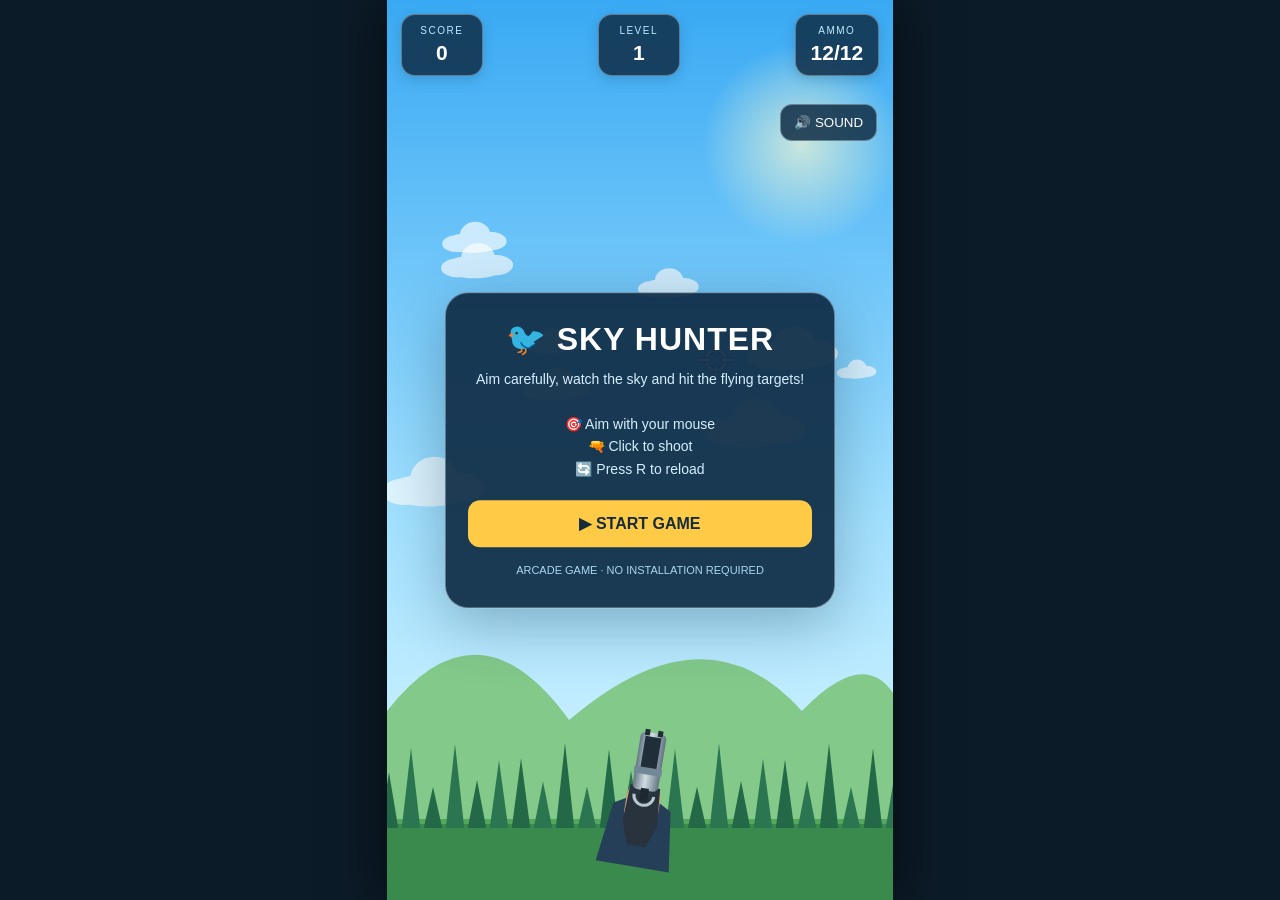
<file: index.html>
<!DOCTYPE html>
<html lang="en">
<head>
<meta charset="UTF-8">
<meta name="viewport" content="width=device-width, initial-scale=1.0, maximum-scale=1.0, user-scalable=no, viewport-fit=cover">
<title>Sky Hunter - Bird Shooting</title>
<style>
*{box-sizing:border-box;margin:0;padding:0}
html,body{height:100%}
body{font-family:Arial,sans-serif;background:#0c1b28;overflow:hidden;user-select:none;display:flex;align-items:center;justify-content:center}
#stage{position:relative;width:min(100vw,100dvh*9/16);height:min(100dvh,100vw*16/9);overflow:hidden;background:#78d6ff;box-shadow:0 0 50px #000a}
canvas{display:block;width:100%;height:100%;cursor:crosshair;touch-action:none}
#hud{position:absolute;top:14px;left:14px;right:14px;display:flex;justify-content:space-between;gap:8px;pointer-events:none;color:white}
.stat{background:#102d46d9;padding:10px 15px;border:1px solid #ffffff50;border-radius:14px;box-shadow:0 4px 12px #16415c35;min-width:82px;text-align:center}
.stat small{display:block;font-size:10px;letter-spacing:1.5px;color:#bceaff;margin-bottom:5px}
.stat strong{font-size:21px}
#rightHud{display:flex;gap:8px}
#sound{position:absolute;top:104px;right:16px;background:#102d46d9;color:white;border:1px solid #ffffff55;padding:10px 13px;border-radius:12px;cursor:pointer}
#message{position:absolute;top:50%;left:50%;transform:translate(-50%,-50%);width:min(90%,390px);padding:27px 22px;text-align:center;color:white;background:#102d46ed;border:1px solid #ffffff55;border-radius:23px;box-shadow:0 15px 60px #12344b55}
#message h1{font-size:32px;margin-bottom:10px;letter-spacing:1px}
#message p{color:#d6efff;line-height:1.6;font-size:14px;margin-bottom:20px}
#mainBtn{border:0;background:#ffca45;color:#172c3b;font-size:16px;font-weight:800;padding:14px 25px;border-radius:12px;cursor:pointer;width:100%}
#message .hint{font-size:11px;color:#a9d8f0;margin-top:15px;margin-bottom:0}
#fire{position:absolute;right:22px;bottom:25px;width:90px;height:90px;border-radius:50%;border:4px solid #ffffffa0;background:#ff6549;color:white;font-size:15px;font-weight:900;box-shadow:0 6px 0 #b8392a,0 8px 20px #123a4c50;display:none;touch-action:manipulation}
#reload{position:absolute;left:18px;bottom:25px;border:1px solid #ffffff70;border-radius:12px;padding:12px 15px;background:#102d46d9;color:white;display:none}
#toast{position:absolute;top:145px;left:50%;transform:translateX(-50%);color:white;font-size:23px;font-weight:900;text-shadow:0 2px 5px #17344c;pointer-events:none}
@media(max-width:520px){.stat{padding:8px 9px;min-width:66px}.stat strong{font-size:17px}.stat small{font-size:9px}#hud{top:10px;left:8px;right:8px;gap:5px}#rightHud{gap:5px}#sound{top:91px;right:9px}#message h1{font-size:27px}}
@media(pointer:coarse){#fire{display:block}#reload{display:block}}
</style>
</head>
<body>
<div id="stage">
<canvas id="game"></canvas>

<div id="hud">
  <div class="stat"><small>SCORE</small><strong id="score">0</strong></div>
  <div class="stat"><small>LEVEL</small><strong id="level">1</strong></div>
  <div id="rightHud">
    <div class="stat"><small>AMMO</small><strong id="ammo">12/12</strong></div>
  </div>
</div>
<button id="sound">🔊 SOUND</button>
<div id="toast"></div>

<div id="message">
  <h1 id="title">🐦 SKY HUNTER</h1>
  <p id="description">Aim carefully, watch the sky and hit the flying targets!<br><br>🎯 Aim with your mouse<br>🔫 Click to shoot<br>🔄 Press R to reload</p>
  <button id="mainBtn">▶ START GAME</button>
  <p class="hint">ARCADE GAME · NO INSTALLATION REQUIRED</p>
</div>

<button id="fire">FIRE!</button>
<button id="reload">↻ RELOAD (R)</button>
</div>

<script>
(() => {
const canvas=document.getElementById("game");
const ctx=canvas.getContext("2d");
const stage=document.getElementById("stage");
const $=id=>document.getElementById(id);

let W=stage.clientWidth||innerWidth,H=stage.clientHeight||innerHeight,dpr=1;
let running=false,paused=false,score=0,level=1,ammo=12;
let birds=[],bullets=[],clouds=[],particles=[];
let last=0,spawnClock=0,shotCooldown=0,reloadClock=0;
let soundOn=true,audio=null,toastTimer=0;
let aim={x:W*.65,y:H*.4};
let pointerDown=false;
const MAX_AMMO=12;

function resize(){
  W=stage.clientWidth||innerWidth;H=stage.clientHeight||innerHeight;dpr=Math.min(devicePixelRatio||1,2);
  canvas.width=Math.round(W*dpr);canvas.height=Math.round(H*dpr);
  ctx.setTransform(dpr,0,0,dpr,0,0);
  if(!clouds.length){
    for(let i=0;i<9;i++)clouds.push({
      x:Math.random()*W,y:Math.random()*H*.55,
      s:.45+Math.random()*1.0,v:5+Math.random()*10
    });
  }
}
addEventListener("resize",resize);resize();

function rand(a,b){return a+Math.random()*(b-a)}
function clamp(v,a,b){return Math.max(a,Math.min(b,v))}

function beep(freq=500,duration=.07,type="square",volume=.045){
  if(!soundOn)return;
  try{
    audio=audio||new(window.AudioContext||window.webkitAudioContext)();
    if(audio.state==="suspended")audio.resume();
    const osc=audio.createOscillator(),gain=audio.createGain();
    osc.type=type;osc.frequency.value=freq;
    gain.gain.setValueAtTime(volume,audio.currentTime);
    gain.gain.exponentialRampToValueAtTime(.001,audio.currentTime+duration);
    osc.connect(gain);gain.connect(audio.destination);
    osc.start();osc.stop(audio.currentTime+duration);
  }catch(e){}
}

function makeBird(){
  const fromLeft=Math.random()<.5;
  const size=rand(18,27);
  birds.push({
    x:fromLeft?-size*2:W+size*2,
    y:rand(H*.17,H*.61),
    size,
    speed:rand(65,105)+level*5,
    dir:fromLeft?1:-1,
    phase:rand(0,Math.PI*2),
    flap:rand(5,8),
    color:["#263b4a","#374b58","#4c5860","#6a5143"][Math.floor(Math.random()*4)],
    bob:rand(0,Math.PI*2)
  });
}

function startGame(){
  score=0;level=1;ammo=MAX_AMMO;
  birds=[];bullets=[];particles=[];
  spawnClock=.3;shotCooldown=0;reloadClock=0;
  running=true;paused=false;
  $("message").style.display="none";
  updateHud();
  last=performance.now();
}
function endGame(){
  running=false;paused=false;
  $("title").textContent="🎯 GAME OVER";
  $("description").innerHTML=`Final score: <b>${score}</b><br>Level reached: <b>${level}</b><br><br>Ready for another round?`;
  $("mainBtn").textContent="↻ PLAY AGAIN";
  $("message").style.display="block";
}
function updateHud(){
  $("score").textContent=score;
  $("level").textContent=level;
  $("ammo").textContent=reloadClock>0?"...":`${ammo}/${MAX_AMMO}`;
}
function showToast(text){
  $("toast").textContent=text;toastTimer=1;
}
function reload(){
  if(!running||paused||reloadClock>0||ammo===MAX_AMMO)return;
  reloadClock=1.05;beep(300,.08,"triangle");
  $("ammo").textContent="...";
}
$("mainBtn").addEventListener("click",startGame);
$("reload").addEventListener("click",reload);
$("sound").addEventListener("click",()=>{
  soundOn=!soundOn;$("sound").textContent=soundOn?"🔊 SOUND":"🔇 MUTED";
});

function getPointer(e){
  const r=canvas.getBoundingClientRect();
  aim.x=clamp(e.clientX-r.left,0,W);
  aim.y=clamp(e.clientY-r.top,0,H);
}
canvas.addEventListener("pointermove",e=>getPointer(e));
canvas.addEventListener("pointerdown",e=>{
  getPointer(e);
  if(e.pointerType==="touch"){pointerDown=true;e.preventDefault();return}
  shoot();
});
canvas.addEventListener("pointerup",()=>pointerDown=false);
$("fire").addEventListener("pointerdown",e=>{
  e.preventDefault();shoot();
});
addEventListener("keydown",e=>{
  if(e.key.toLowerCase()==="r")reload();
  if(e.key===" "){e.preventDefault();shoot()}
  if(e.key==="Escape"&&running){
    paused=!paused;
    if(paused){
      $("title").textContent="⏸ PAUSED";
      $("description").textContent="Take a breath, hunter. Your birds are waiting!";
      $("mainBtn").textContent="▶ RESUME";
      $("message").style.display="block";
    }else $("message").style.display="none";
  }
});
$("mainBtn").addEventListener("click",()=>{
  // The main button starts a new round; the pause screen is resumed below.
});
function shoot(){
  if(!running||paused||reloadClock>0||shotCooldown>0)return;
  if(ammo<=0){showToast("RELOAD!");beep(170,.1);return}
  ammo--;shotCooldown=.22;
  const startX=W*.5,startY=H*.86;
  const dx=aim.x-startX,dy=aim.y-startY;
  const len=Math.hypot(dx,dy)||1;
  bullets.push({
    x:startX,y:startY,
    tx:aim.x,ty:aim.y,
    x0:startX,y0:startY,
    t:0,duration:clamp(len/1800,.07,.24)
  });
  particles.push({x:startX,y:startY-25,vx:rand(-20,20),vy:-rand(25,75),life:.14,max:.14,color:"#ffe59a",size:rand(5,10)});
  beep(100,.075,"sawtooth",.035);
  updateHud();
}

function drawSky(){
  const g=ctx.createLinearGradient(0,0,0,H);
  g.addColorStop(0,"#39a9f3");g.addColorStop(.58,"#a3e2ff");g.addColorStop(1,"#e0f7ff");
  ctx.fillStyle=g;ctx.fillRect(0,0,W,H);
  const sun=ctx.createRadialGradient(W*.82,H*.16,3,W*.82,H*.16,100);
  sun.addColorStop(0,"#fffbd0aa");sun.addColorStop(1,"#fffbd000");
  ctx.fillStyle=sun;ctx.fillRect(W*.82-100,H*.16-100,200,200);
}
function drawCloud(c){
  ctx.save();ctx.translate(c.x,c.y);ctx.scale(c.s,c.s);
  ctx.fillStyle="#ffffffa8";
  ctx.beginPath();ctx.ellipse(0,0,32,12,0,0,Math.PI*2);
  ctx.ellipse(-18,1,17,10,0,0,Math.PI*2);
  ctx.ellipse(4,-9,18,16,0,0,Math.PI*2);
  ctx.ellipse(21,-2,20,11,0,0,Math.PI*2);
  ctx.fill();ctx.restore();
}
function drawLandscape(){
  // distant hills
  ctx.fillStyle="#83c98a";
  ctx.beginPath();ctx.moveTo(0,H*.79);
  ctx.quadraticCurveTo(W*.18,H*.66,W*.36,H*.8);
  ctx.quadraticCurveTo(W*.63,H*.67,W*.82,H*.79);
  ctx.quadraticCurveTo(W*.94,H*.72,W,H*.77);
  ctx.lineTo(W,H);ctx.lineTo(0,H);ctx.fill();
  // grass
  ctx.fillStyle="#398a4c";ctx.fillRect(0,H*.91,W,H*.09);
  ctx.fillStyle="#55a85b";ctx.fillRect(0,H*.91,W,5);
  // stylized tree line
  const spacing=clamp(W/24,22,42);
  for(let x=-20;x<W+spacing;x+=spacing){
    const h=H*(.045+((Math.sin(x*12.4)+1)*.025));
    ctx.fillStyle=(Math.floor(x/spacing)%2===0)?"#236947":"#2b7650";
    ctx.beginPath();ctx.moveTo(x,H*.92-h);
    ctx.lineTo(x-spacing*.42,H*.92);
    ctx.lineTo(x+spacing*.42,H*.92);ctx.fill();
  }
}
function drawBird(b){
  ctx.save();ctx.translate(b.x,b.y+Math.sin(b.bob)*3);
  if(b.dir<0)ctx.scale(-1,1);
  const flap=Math.sin(b.phase)*b.flap;
  ctx.fillStyle=b.color;
  // body and head
  ctx.beginPath();ctx.ellipse(0,0,b.size*.55,b.size*.24,-.1,0,Math.PI*2);ctx.fill();
  ctx.beginPath();ctx.arc(b.size*.43,-b.size*.1,b.size*.2,0,Math.PI*2);ctx.fill();
  // beak
  ctx.fillStyle="#e6a64a";ctx.beginPath();
  ctx.moveTo(b.size*.58,-b.size*.1);ctx.lineTo(b.size*.88,-b.size*.02);ctx.lineTo(b.size*.59,b.size*.02);ctx.fill();
  // wings flap
  ctx.fillStyle=b.color;
  ctx.beginPath();ctx.moveTo(-b.size*.1,0);
  ctx.quadraticCurveTo(-b.size*.4,-b.size*(.2+flap*.045),-b.size*.75,-b.size*(.25+flap*.09));
  ctx.quadraticCurveTo(-b.size*.58,b.size*.02,-b.size*.1,b.size*.1);ctx.fill();
  ctx.beginPath();ctx.moveTo(-b.size*.25,0);
  ctx.quadraticCurveTo(-b.size*.45,b.size*(.18+flap*.035),-b.size*.68,b.size*(.28+flap*.06));
  ctx.quadraticCurveTo(-b.size*.48,b.size*.08,-b.size*.1,b.size*.08);ctx.fill();
  ctx.fillStyle="white";ctx.beginPath();ctx.arc(b.size*.48,-b.size*.14,2.2,0,Math.PI*2);ctx.fill();
  ctx.fillStyle="#142c3b";ctx.beginPath();ctx.arc(b.size*.5,-b.size*.14,1,0,Math.PI*2);ctx.fill();
  ctx.restore();
}
function drawGun(){
  const gx=W*.5,gy=H*.91;
  ctx.save();ctx.translate(gx,gy);
  const angle=Math.atan2(aim.y-gy,aim.x-gx);
  ctx.rotate(angle+Math.PI/2);
  // arm sleeves
  ctx.fillStyle="#263f59";
  ctx.beginPath();ctx.moveTo(-37,48);ctx.lineTo(-29,-12);ctx.lineTo(-9,-23);ctx.lineTo(9,-23);ctx.lineTo(29,-12);ctx.lineTo(37,48);ctx.closePath();ctx.fill();
  // hand
  ctx.fillStyle="#d9a17a";
  ctx.beginPath();ctx.roundRect(-17,-32,34,35,9);ctx.fill();
  // pistol grip
  ctx.fillStyle="#28333e";
  ctx.beginPath();ctx.moveTo(-15,-33);ctx.lineTo(15,-33);ctx.lineTo(18,5);ctx.lineTo(10,27);ctx.lineTo(-9,27);ctx.lineTo(-17,4);ctx.closePath();ctx.fill();
  // barrel
  const metal=ctx.createLinearGradient(-15,0,15,0);
  metal.addColorStop(0,"#526574");metal.addColorStop(.45,"#d1dce3");metal.addColorStop(1,"#536574");
  ctx.fillStyle=metal;
  ctx.beginPath();ctx.roundRect(-13,-87,26,58,5);ctx.fill();
  ctx.fillStyle="#202e39";ctx.fillRect(-8,-83,16,37);
  ctx.fillStyle="#728797";ctx.fillRect(-14,-52,28,7);
  // trigger guard
  ctx.strokeStyle="#b9c7d0";ctx.lineWidth=3;
  ctx.beginPath();ctx.arc(0,-24,10,0,Math.PI);ctx.stroke();
  ctx.fillStyle="#1d2831";ctx.fillRect(-4,-31,8,13);
  // sights
  ctx.fillStyle="#202b34";ctx.fillRect(-9,-90,5,6);ctx.fillRect(4,-90,5,6);
  ctx.restore();
}
function drawCrosshair(){
  const x=aim.x,y=aim.y;
  ctx.save();ctx.strokeStyle="#ffffff";ctx.lineWidth=2;
  ctx.shadowColor="#142f43";ctx.shadowBlur=4;
  ctx.beginPath();ctx.arc(x,y,10,0,Math.PI*2);ctx.stroke();
  ctx.beginPath();ctx.moveTo(x-17,y);ctx.lineTo(x-6,y);
  ctx.moveTo(x+6,y);ctx.lineTo(x+17,y);
  ctx.moveTo(x,y-17);ctx.lineTo(x,y-6);
  ctx.moveTo(x,y+6);ctx.lineTo(x,y+17);ctx.stroke();
  ctx.restore();
}
function drawBullets(){
  for(const b of bullets){
    const t=clamp(b.t/b.duration,0,1);
    const x=b.x0+(b.tx-b.x0)*t,y=b.y0+(b.ty-b.y0)*t;
    ctx.strokeStyle="#fff4a0";ctx.lineWidth=3;
    ctx.beginPath();ctx.moveTo(x,y);ctx.lineTo(x-(b.tx-b.x0)*.025,y-(b.ty-b.y0)*.025);ctx.stroke();
  }
}
function drawParticles(){
  for(const p of particles){
    ctx.globalAlpha=clamp(p.life/p.max,0,1);
    ctx.fillStyle=p.color;ctx.beginPath();ctx.arc(p.x,p.y,p.size,0,Math.PI*2);ctx.fill();
  }
  ctx.globalAlpha=1;
}
function update(dt){
  clouds.forEach(c=>{
    c.x+=c.v*dt;
    if(c.x>W+100)c.x=-100;
  });
  shotCooldown=Math.max(0,shotCooldown-dt);
  if(reloadClock>0){
    reloadClock-=dt;
    if(reloadClock<=0){reloadClock=0;ammo=MAX_AMMO;showToast("RELOADED!");beep(650,.08,"triangle");updateHud()}
  }
  if(!running||paused)return;
  spawnClock-=dt;
  if(spawnClock<=0){
    makeBird();
    spawnClock=rand(1.15,1.8)-Math.min(level*.045,.4);
  }
  birds.forEach(b=>{
    b.x+=b.speed*b.dir*dt;
    b.phase+=dt*7;b.bob+=dt*2.5;
  });
  birds=birds.filter(b=>b.x>-100&&b.x<W+100);
  bullets.forEach(b=>b.t+=dt);
  for(let i=bullets.length-1;i>=0;i--){
    const b=bullets[i];
    if(b.t>=b.duration){
      // Check only near the selected aim point, with a forgiving hit radius.
      let hitIndex=-1,best=Infinity;
      for(let j=0;j<birds.length;j++){
        const bird=birds[j];
        const d=Math.hypot(b.tx-bird.x,b.ty-bird.y);
        const radius=bird.size*.85+5;
        if(d<radius&&d<best){best=d;hitIndex=j}
      }
      if(hitIndex>=0){
        const bird=birds[hitIndex];
        for(let k=0;k<12;k++)particles.push({
          x:bird.x,y:bird.y,vx:rand(-90,90),vy:rand(-100,70),
          life:rand(.25,.55),max:.55,color:["#ffe49a","#ffffff","#ffc46b"][k%3],size:rand(2,5)
        });
        birds.splice(hitIndex,1);
        score+=10;level=Math.floor(score/100)+1;
        showToast("+10 HIT!");
        beep(750,.12,"triangle");
        updateHud();
      }
      bullets.splice(i,1);
    }
  }
  particles.forEach(p=>{
    p.x+=p.vx*dt;p.y+=p.vy*dt;p.vy+=120*dt;p.life-=dt;
  });
  particles=particles.filter(p=>p.life>0);
  if(toastTimer>0){toastTimer-=dt;if(toastTimer<=0)$("toast").textContent=""}
}
function render(now){
  const dt=Math.min((now-last)/1000||0,.035);last=now;
  update(dt);
  drawSky();
  clouds.forEach(drawCloud);
  drawLandscape();
  birds.forEach(drawBird);
  drawBullets();
  drawParticles();
  drawGun();
  drawCrosshair();
  if(paused){
    ctx.fillStyle="#102d4666";ctx.fillRect(0,0,W,H);
  }
  requestAnimationFrame(render);
}
last=performance.now();
requestAnimationFrame(render);

// Make the main button resume correctly from the pause overlay.
const originalStart=startGame;
function handleMainButton(){
  if(paused){
    paused=false;
    $("message").style.display="none";
    last=performance.now();
  }else startGame();
}
$("mainBtn").onclick=handleMainButton;
})();
</script>
</body>
</html>
</file>
